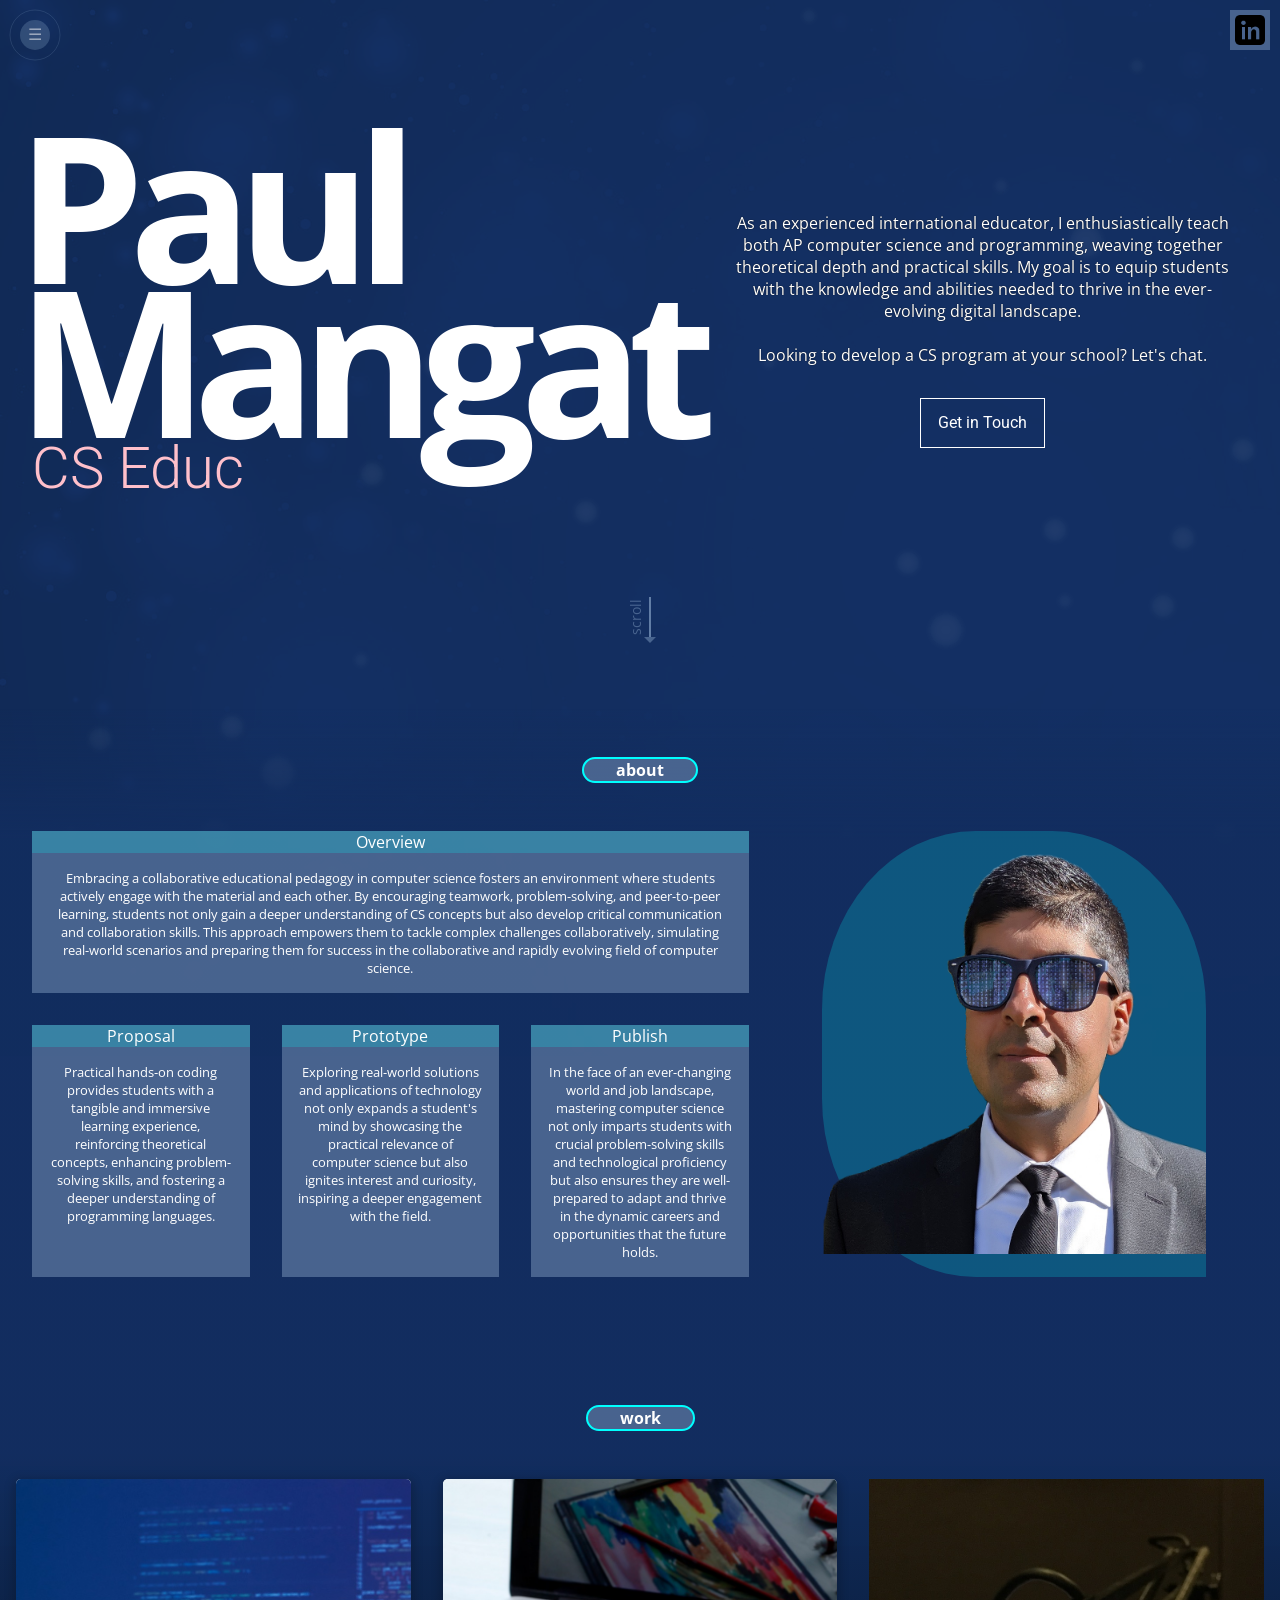
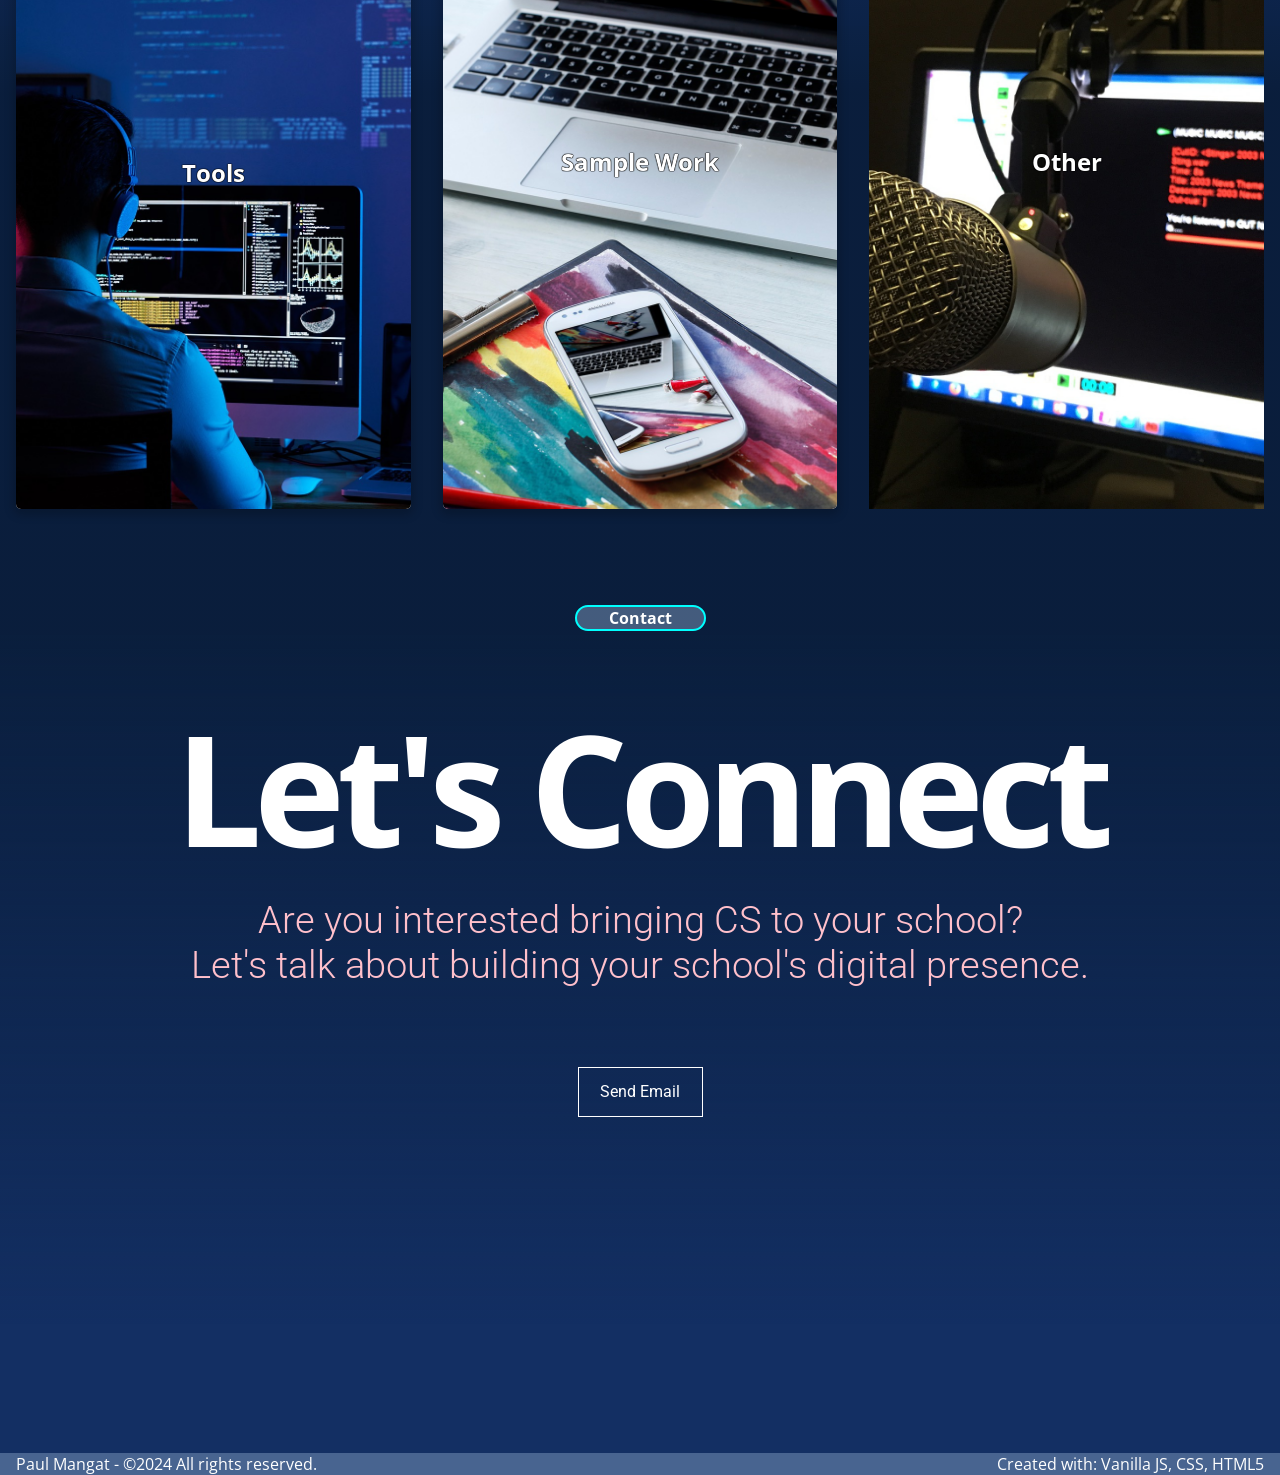
<file: index.html>
<!DOCTYPE html>
<html lang="en-US">
<head>
  <meta charset="UTF-8" />
  <meta name="viewport" content="width=device-width, initial-scale=1.0">
  <!-- CSS Stylesheets -->
  <link rel="stylesheet" type="text/css" href="css/base.css">
  <link rel="stylesheet" type="text/css" href="css/background.css">
  <link rel="stylesheet" type="text/css" href="css/styles.css">
  <link rel="stylesheet" type="text/css" href="css/nav.css">

  <!-- Javascript -->
  <script src="javascript/main.js" defer></script>
  <script src="javascript/background.js" defer></script>
  <script src="javascript/nav.js" defer></script>

  <title>PaulMangat - CS Education</title>
</head>
<body class="BGColor" onload="initBG()">

<!-- Background Animation via HTML Canvas -->
<div class="background-canvas-container ">
  <canvas id="canvas"></canvas>
</div>
<!-- Content Starts Below -->


<!-- *********************** NAVIGATION SECTION ******************** -->
<!-- ********************************************************* -->

<nav id="nav">
  <svg>
    <!-- Menu Button-->
    <g class="nav-button" id="nav-button">
      <circle class="nav-button__inner" cx="35" cy="35" r="15"/>
      <circle class="nav-button__fill"cx="35" cy="35" r="20"/>
      <circle class="nav-button__outer"cx="35" cy="35" r="25"/>
      <text class="nav-button__hamburger no-select" x="28" y="40">☰</text>
    </g>
    <!-- End Menu button-->
  </svg>

  <div class="nav-menu" id="nav-menu">
    
    <div class="nav__links flex nav__links--flex">
    <ul>
      <li><a href="#about" id="nav__link">About</a></li>
      <li><a href="#work" id="nav__link">Work</a></li>
      <li><a href="#contact" id="nav__link">Contact</a></li>
    </ul>
    </div>
  </div>

  </div>  <!-- End Menu Links-->
</nav>

<!-- *********************** LINKDIN ICON ******************** -->
<!-- ********************************************************* -->

<div class="linkedin"><a href="https://www.linkedin.com/in/paulmangat0">
  <img src="images/linkedin.png"></a></div>

<!-- *********************** HERO SECTION ******************** -->
<!-- ********************************************************* -->

<div class="hero mt-xxl">
  <div class="container flex">

    <div class="hero__name">
      <div class="hero__title hero__title--BG">
        <h1 class="hero__firstname">Paul</h1>
        <h1 class="hero__lastname">Mangat</h1>        
      </div>
      <div class="hero__title__subtitle">
        <h3 id="typewriter">CS Education</h3>
      </div>
    </div>

    <div class="hero__description fade-in-blur">
      <p>As an experienced international educator, I enthusiastically teach both AP computer science and programming, weaving together theoretical depth and practical skills. 
        My goal is to equip students with the knowledge and abilities needed to thrive in the ever-evolving digital landscape.</p>
      <br>
      <p>Looking to develop a CS program at your school? Let's chat.</p>
         <div class="contact-button">
          <a href="mailto:paulmangat0@gmail.com"><button class="button1">Get in Touch</button></a>
        </div>
    </div>

  </div>
</div>

<!-- *********************** SCROLL ARROW ******************** -->
<!-- ********************************************************* -->

<div class="scroll flex mt-l">
  <div class="scroll-text">scroll</div>
  <div class="scroll-arrow flex">
    <div class="scroll-arrow__line"></div>
    <div class="scroll-arrow-triangle"></div>
  </div>
</div>

<!-- *********************** ABOUT SECTION ******************* -->
<!-- ********************************************************* -->

<a name="about"></a>
<div class="about mt-l"> 
  <div class="flex">
    <div class="about--title slide-in-from-bottom" id="scroll-event">about</div>
  </div>
  <div class="container">
   
    <div class="about__content about__content--grid grid">
      <div class="about__description about__description--grid slide-in-from-bottom" id="scroll-event">
        <div class="about__description__title">Overview</div>
        <div class="about__description__content">
          <p>
           
Embracing a collaborative educational pedagogy in computer science fosters an environment where students actively engage with the material and each other. 
            By encouraging teamwork, problem-solving, and peer-to-peer learning, students not only gain a deeper understanding of CS concepts 
            but also develop critical communication and collaboration skills. This approach empowers them to tackle complex challenges collaboratively, 
            simulating real-world scenarios and preparing them for success in the collaborative and rapidly evolving field of computer science.                                    
          </p>
        </div>
      </div>
      <div class="about__pic flex about__pic--grid slide-in-from-bottom" id="scroll-event">
        <img src="images/PaulMangat.png">
      </div>
      <div class="about__info slide-in-from-bottom" id="scroll-event">
        <div class="about__info__title">Proposal</div>
        <div class="about__info__content">
          <p>
            Practical hands-on coding provides students with a tangible and immersive learning experience, 
            reinforcing theoretical concepts, enhancing problem-solving skills, and fostering a deeper understanding of programming languages. 
          </p>
          </div>
      </div>
      <div class="about__info slide-in-from-bottom" id="scroll-event">
        <div class="about__info__title">Prototype</div>
        <div class="about__info__content">
          <p>
Exploring real-world solutions and applications of technology not only expands a student's mind by showcasing the practical 
            relevance of computer science but also ignites interest and curiosity, inspiring a deeper engagement with the field.          </p>
        </div>
      </div>
      <div class="about__info slide-in-from-bottom" id="scroll-event">
        <div class="about__info__title">Publish</div>
        <div class="about__info__content">
          <p>
           In the face of an ever-changing world and job landscape, mastering computer science not only imparts students with crucial problem-solving skills 
            and technological proficiency but also ensures they are well-prepared to adapt and thrive in the dynamic careers and opportunities that the future holds.     
          </p>
        </div>
      </div>
      <div></div>
      <div></div>
    </div>
  </div>
</div>


<!-- *********************** PORTFOLIO SECTION ******************* -->
<!-- ************************************************************* -->

<a name="work"></a>
<div class="portfolio">   
  <div class="flex">
    <div class="portfolio--title slide-in-from-bottom" id="scroll-event">work</div>
  </div>
  <div class="container">
    <div class="work-cards grid work-cards--grid slide-in-from-bottom" id="scroll-event">

      <a href="Tools/index.html">
      <div class="example-card card">
        <img src="images/work.jpg">
        <div class="example-details">
          <h2>Tools</h2><br>
          <p>CS Education Tools</p>
        </div>
      </div>
      </a>

      <a href="https://github.com/PaulMangat0">
      <div class="example-card card">
        <img src="images/experiments.jpg">
        <div class="example-details">
          <h2>Sample Work</h2><br>
          <p>Highlights from Student Work</p>
        </div>
      </div>
      </a>

      <a href="https://github.com/PaulMangat0">
      <div class="example-card ">
        <img src="images/other.jpg">
        <div class="example-details">
          <h2>Other</h2><br>
          <p>Projects and sample code on GitHub.</p>
        </div>
      </div>
      </a>
    
    </div>
  </div>
  </div>
</div>


<!-- ************************ CONTACT SECTION ******************** -->
<!-- ************************************************************* -->

<a name="contact"></a>
<div class="contact">  
  <div class="flex">
    <div class="contact__title  slide-in-from-bottom" id="scroll-event">Contact</div>
  </div> 
  <div class="container">

  <div class="contact__comment"><h1>Let's Connect</h1></div>
  <div class="contact__description"><p>Are you interested bringing CS to your school?<br> Let's talk about building your school's digital presence.</p></div>
  <div class="contact__email flex contact__email--flex ">
    <a href="mailto:paulmangat0@gmail.com"><button class="button1">Send Email</button></a>
  </div>

  </div>
</div>

</div>
<!-- **************** FOOTER Section *************** -->
<!-- ************************************************ -->

<footer>
  <div class="footer-box flex footer-box--flex mt-xxl">
    <div>Paul Mangat - ©2024 All rights reserved.</div>    
    <div>Created with: Vanilla JS, CSS, HTML5</div>
  </div>
</footer>

</body>
</html>
</file>
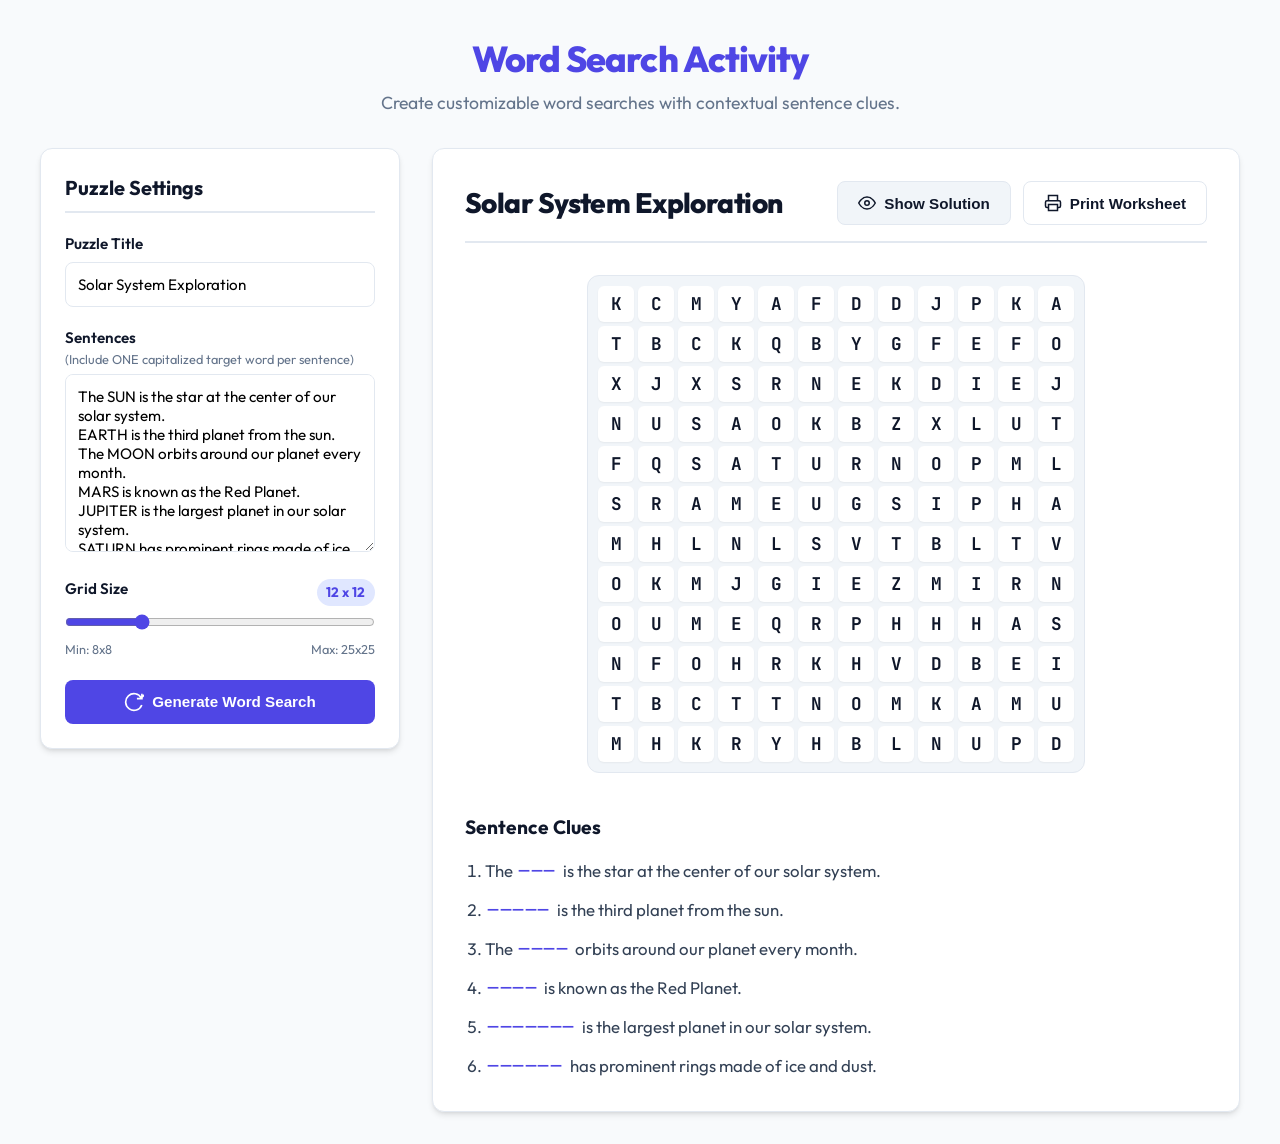
<file: Tools/index.html>
<!DOCTYPE html>
<html lang="en">
<head>
  <meta charset="UTF-8">
  <meta name="viewport" content="width=device-width, initial-scale=1.0">
  <title>Word Search Generator</title>
  <link rel="stylesheet" href="styles.css">
  <link href="https://fonts.googleapis.com/css2?family=Outfit:wght@400;500;600;700;800&family=JetBrains+Mono:wght@600;700&display=swap" rel="stylesheet">
</head>
<body>

  <div class="app-container">
    <!-- Header -->
    <header class="app-header">
      <div class="header-content">
        <h1>Word Search Activity</h1>
        <p>Create customizable word searches with contextual sentence clues.</p>
      </div>
    </header>

    <main class="main-content">
      <!-- Input Section (Hidden when printing) -->
      <section class="control-panel no-print">
        <h2 class="panel-title">Puzzle Settings</h2>
        
        <div class="form-group">
          <label for="puzzle-title">Puzzle Title</label>

          <input type="text" id="puzzle-title" placeholder="e.g., Solar System Exploration" value="Solar System Exploration">
        </div>

        <div class="form-group">
          <label for="sentence-input">
            Sentences 
            <span class="label-hint">(Include ONE capitalized target word per sentence)</span>
          </label>
          <textarea id="sentence-input" rows="8" placeholder="Type sentences here...">The SUN is the star at the center of our solar system.
EARTH is the third planet from the sun.
The MOON orbits around our planet every month.
MARS is known as the Red Planet.
JUPITER is the largest planet in our solar system.
SATURN has prominent rings made of ice and dust.</textarea>
        </div>

        <div class="form-group">
          <div class="slider-header">
            <label for="grid-size">Grid Size</label>
            <span id="grid-size-val" class="badge">12 x 12</span>
          </div>
          <input type="range" id="grid-size" min="8" max="25" value="12">
          <div class="slider-footer">
            <span id="min-size-label">Min: 8x8</span>
            <span>Max: 25x25</span>
          </div>
        </div>

        <button id="generate-btn" class="btn btn-primary">
          <svg width="20" height="20" viewBox="0 0 24 24" fill="none" stroke="currentColor" stroke-width="2"><path d="M21.5 2v6h-6M21.34 15.57a10 10 0 1 1-.57-8.38l5.67-5.67"/></svg>
          Generate Word Search
        </button>
      </section>

      <!-- Output Section / Worksheet -->
      <section id="worksheet-section" class="worksheet-panel">
        <div class="worksheet-header">
          <h2 id="display-title" class="worksheet-title">Solar System Exploration</h2>
          
          <div class="action-bar no-print">
            <button id="toggle-solution-btn" class="btn btn-secondary">
              <svg width="18" height="18" viewBox="0 0 24 24" fill="none" stroke="currentColor" stroke-width="2"><path d="M1 12s4-8 11-8 11 8 11 8-4 8-11 8-11-8-11-8z"/><circle cx="12" cy="12" r="3"/></svg>
              Show Solution
            </button>
            <button id="print-btn" class="btn btn-outline">
              <svg width="18" height="18" viewBox="0 0 24 24" fill="none" stroke="currentColor" stroke-width="2"><polyline points="6 9 6 2 18 2 18 9"/><path d="M6 18H4a2 2 0 0 1-2-2v-5a2 2 0 0 1 2-2h16a2 2 0 0 1 2 2v5a2 2 0 0 1-2 2h-2"/><rect x="6" y="14" width="12" height="8"/></svg>
              Print Worksheet
            </button>
          </div>
        </div>

        <!-- Word Search Grid -->
        <div class="grid-wrapper">
          <div id="word-search-grid" class="word-search-grid"></div>
        </div>

        <!-- Sentence Clues Output -->
        <div class="clues-container">
          <h3 class="clues-heading">Sentence Clues</h3>
          <ol id="sentence-clues-list" class="clues-list"></ol>
        </div>
      </section>
    </main>
  </div>

  <script src="script.js"></script>
</body>
</html>
</file>
<file: css/base.css>
@import url('https://fonts.googleapis.com/css2?family=Open+Sans:wght@300;400;500;700;800&family=Roboto+Condensed:wght@300&family=Roboto:wght@400;500;700;900&display=swap');
/* font-family: 'Open Sans', sans-serif;
font-family: 'Roboto', sans-serif; */



/******TEMP*******/
.b1 {
  background-color:rebeccapurple;
}
.b2 {
  background-color:yellowgreen;
}
.b3 {
  background-color:peru;
}

/******TEMP*******/


:root {
  --maxWidth:1920px;
  --primaryColor:white;
  --secondaryColor:cyan;
  --trinaryColor:pink;
  --bgColorLight:rgba(126, 154, 190,0.5);
  --bgColorDark:rgb(18, 45, 95);
  --bgColorDarkT:rgba(18, 45, 95,0.95);
  --bgColorExtraDark:rgb(10, 30, 60);

}

body {
  margin: 0;
  padding: 0;
  font-family: 'Open Sans', sans-serif;
  color: var(--primaryColor);
  /* height: 3000px; temp */
}
 
* {
  box-sizing: border-box;
  padding: 0;
  margin: 0;
}

/* base elements */

ul{
	list-style-type: none; /* no bullets */
}

a {
 	/* remove default link underline and color */
	text-decoration: none;
  color: var(--primaryColor);
}

h1 {
  padding:0;
  margin:0;
  /* font-family: 'Roboto',sans-serif;
  font-size: 4rem; */
} 

svg {
  width:100%;
  height:100%;
}

img {
  max-width: 100%;
  max-height: 100%;
}

/* styles */

.container {
	max-width: var(--maxWidth);
	margin: 0 auto;  
}

.flex {
  display: flex;
}

.flex--column {
  flex-direction: column;
}

.grid {
  display: grid;
}

/* Margins */

.mt-m {
  margin-top: 2rem;
}

.mt-l {
  margin-top: 4rem;
}

.mt-xl {
  margin-top: 6rem;
}

.mt-xxl {
  margin-top: 8rem;
}



/******* UTILS *****/

.no-select {
  -webkit-touch-callout: none; /* iOS Safari */
    -webkit-user-select: none; /* Safari */
     -khtml-user-select: none; /* Konqueror HTML */
       -moz-user-select: none; /* Old versions of Firefox */
        -ms-user-select: none; /* Internet Explorer/Edge */
            user-select: none; /* Non-prefixed version, currently
                                  supported by Chrome, Edge, Opera and Firefox */
}


/********* FX ********/

/*** fade in ***/
.fade-in-blur{
  opacity: 0;
  animation-name: fade-in-blur;
  animation-duration: 4s;
  animation-delay: 2s;
  animation-direction: normal;
  animation-fill-mode: forwards;
}

@keyframes fade-in-blur {
  from {opacity: 0; text-shadow: 0 0 4px #000000;}
  to {opacity: 1; text-shadow: 0 0 1px #000000;}
}

/************* Buttons ***********/

.button1 {
  cursor: pointer;
  width: 125px;
  height: 50px;
  background-color: rgba(0,0,0,0);
  border: var(--primaryColor) 1px solid; 
  color: var(--primaryColor);
  font-family: 'Roboto', sans-serif; 
  font-size: 1rem;
  font-weight: 400;
  transition: all 0.1s ease-out;
}

.button1:hover {
  border: var(--secondaryColor) 1px solid; 
  color: var(--secondaryColor);
  transform: scale(110%);
  box-shadow:0 0 20px var(--bgColorLight);;
}

/************ cards ********************/

.card{
	background-color: var(white);
	color: var(--dark-color);
	border-radius: 5px;
	box-shadow: 0 3px 10px 3px rgba(0,0,0,0.2);
	/* padding: 20px; */
	height: 100%;
	width: 100%;
}

/*******************************************************************/
/********************* Scroll FX **********************************/
/***Slide in from bottom ****/

.slide-in-from-bottom {
  opacity: 0;
  transform: translateY(50%);
  transition: all 2s ease;
}
.slide-in-activate{ 
  transform: translateY(0%);
  opacity: 1;
}
</file>
<file: css/background.css>
.BGColor {
  background:  url("../images/White-Bokeh.jpg"), rgb(19, 47, 99);
  background-blend-mode: multiply; 
  background-repeat: no-repeat;
}


.background-canvas-container {
  z-index: -10; 
  position: fixed;
  top:0;
  left:0;
  width: 100%;
  height: 100%;
  animation: fadeInBG 3s ease-in;
}


/* slight fade in */
@keyframes fadeInBG {
  from {background-color:rgb(126, 154, 190);}
  to {background-color:rgba(0, 0, 0, 0);}
}
</file>
<file: css/styles.css>
/***************************************************************/
/*********************** Hero Section **************************/
/***************************************************************/
.hero {
  padding: 0 2rem;
}

.hero__title {
  font-family: 'Open Sans', sans-serif;  
  /* responsive dimensions */
  font-size: max(3rem,8vw);
  letter-spacing: max(-1rem,-1.5vw); 
  line-height: max(4.5rem,12vw); 
}

.hero__title__subtitle h3{
  padding-left: 1rem;
  color: pink; 
  font-family: 'Roboto', sans-serif; 
  font-size: max(1.75rem,4.5vw); /* responsive*/  
  font-weight: 300; 
  height:6rem;
}

#typewriter { /* subtitle typewriter animation requirements */
  opacity: 0;
}

 .hero__firstname {
  opacity: 0; 
  animation-name: slide-right;
  animation-delay: 0.5s;
  animation-duration: 2s;
  animation-direction: normal;
  animation-fill-mode: forwards;
 }

 .hero__lastname {
   opacity: 0; 
  animation-name: slide-left;
  animation-delay: 0.5s;
  animation-duration: 2s;
  animation-direction: normal;
  animation-fill-mode: forwards;
 }

@keyframes slide-right {
  from {opacity: 0; transform: translateX(-120%);}
  to {opacity: 1; transform: translateX(0);}
}
@keyframes slide-left {
  from {opacity: 0; transform: translateX(120%);}
  to {opacity: 1; transform: translateX(0);}
}

.hero__description {
 width:100%;
 padding-inline:2rem;
 margin-block: auto;
 text-align: center;
}

.contact-button {
  margin-top: 2rem;
}

/*********************** Hero MEDIA ****************************/
/***************************************************************/

/*********** desktop *********/
@media(min-width:769px) {  /* desktop */
  .hero {
    padding: 0 1rem;
  }

}


/***** Tablet and Under *****/
@media(max-width: 768px){ 

  .hero {
    padding: 0 1rem;
  }

  .hero .flex {
    flex-direction: column;
  }

  .hero__title__subtitle h3{
    padding-left: 0.5rem;
  }

  .hero__description {
    padding-inline:1rem;
  }

}


/*********************** Scroll Down Arrow ****************************/
/**********************************************************************/

.scroll {
  margin-inline: auto;
  margin-bottom: 2rem;
  justify-content: center;
  align-items: center;
  animation: moveUpDown 1s infinite alternate;
  pointer-events: none;
}

/*fake a delay between animatione */
@keyframes moveUpDown {
  0%, 10%   {transform: translateY(0) ;}
  90%, 100%  {transform: translateY(10px);}
}

.scroll-arrow {
  flex-direction: column; 
  justify-content: center;
  align-items: center;
  height:50px;
  width: 10px;
}

.scroll-arrow__line {
  height:40px;
  width:0px;
  background-color: var(--bgColorLight);
  border:var(--bgColorLight) 1px solid;
}

.scroll-arrow-triangle {
  width: 0; 
  height: 0; 
  border-left: 6px solid transparent;
  border-right: 6px solid transparent;
  border-top: 6px solid var(--bgColorLight);;
}

.scroll-text {
  color: var(--bgColorLight);
  font-size: 14px;
  padding-top: 10px;
  margin-top: auto;
  writing-mode:vertical-lr;
  transform: rotate(-180deg); 
}


/*********************** About Section ********************************/
/**********************************************************************/

.about--title {
  margin-bottom: 3rem;
  padding-inline:2rem;

  font-family: 'Open sans', sans-serif;  
  font-size: 1rem;
  display: inline-block;
  text-align: center;
  border-radius: 25px;
  font-weight: 700;

background-color: var(--bgColorLight);
border: 2px solid cyan;
}

.about {
  padding-inline: 2rem;
  padding-block: 3rem;
  background-color: var(--bgColorDark); 
  background: linear-gradient(180deg, rgba(18,45,95,0) 0%, rgba(18,45,95,0.95) 20%);

}

.about .flex {
  justify-content: center;
  align-items: center;
}

.about__content {
  text-align: center;
}

.about__content--grid {
  grid-template-columns: repeat(5, 1fr);;
  gap:2rem;
}

.about__description {
  background-color: var(--bgColorLight);
}

.about__description--grid {
  grid-column: 1 / 4;
}

.about__pic {
  width:max(300px, 30vw);
  object-fit: contain;  
  margin-inline: auto;
  background-color: rgba(0, 255, 255, 0.2);
  border-radius: 40%;
  border-bottom-right-radius: 0;              /* Not sure */
}

/* .about__pic img {    not sure
    filter:saturate(60%); 
} */

.about__pic--grid {
   grid-column: 4 / 6; 
   grid-row: 1 / 3;  
}

.about__info {
  background-color: var(--bgColorLight); 
}

.about__info__title,
.about__description__title {
  background-color: rgba(0, 255, 255, 0.2);

}



.about__info__content,
.about__description__content {
  font-size: max(0.8rem,1vw);
  padding: 1rem;
}  


/*********************** About Section Media **************************/
/**********************************************************************/

/*********** desktop *********/
@media(min-width:769px) {  /* desktop */

}


/***** Tablet and Under *****/
/* @media(max-width: 768px){  */
  
  @media(max-width: 1100px){ 

  .about {
    padding: 1rem;
  }

  .about__pic {
    border-radius: 0;
    border-top-left-radius: 5px;
    border-top-right-radius: 5px;
    max-width: 500px;
    width: 100%;
  }

  .about__content--grid {
    grid-template-columns: 1fr;
    gap:1rem;
  }

  .about__description--grid {
    grid-column: 1 / 1;
  }

  .about__pic--grid {
    grid-column: 1 / 1; 
    grid-row: 1 / 1;  
 }

}


/*********************** Portfolio Section ********************************/
/**************************************************************************/
.portfolio {
  background-color: var(--bgColorExtraDark);
  background: linear-gradient(180deg, rgba(18,45,95,0.95) 12%, rgba(10,30,60,0.9833683473389355) 42%);
  padding-inline:1rem;
  padding-block: 3rem;
}

.portfolio .flex {
  justify-content: center;
  align-items: center;
}

.portfolio--title {
  margin-bottom: 3rem; 
  padding-inline:2rem;

  font-family: 'Open sans', sans-serif;  
  font-size: 1rem;
  display: inline-block;
  text-align: center;
  border-radius: 25px;
  font-weight: 700;

background-color: var(--bgColorLight);
border: 2px solid cyan;
}


.work-cards--grid {
  grid-template-columns: 1fr 1fr 1fr;
  gap:2rem; 
}

.example-card {
   position: relative; 
   overflow: hidden;
   background-color: rgba(0, 0, 0,0.1);
   background: radial-gradient(circle, rgba(0,0,0,0.7430322470785189) 14%, rgba(255,255,255,1) 100%);
   height:70vh;
  }

.example-card:hover {
  background: none;
  background-color: rgba(0, 0, 0,0);
 }

.example-details {
  text-align: center;
  position: absolute;
  top:50%;
  left:50%;
  transform: translate(-50%,-50%); 
  text-shadow: 0 0 1px black, 0 0 1px black, 0 0 1px black, 0 0 1px black;
}

.example-card img{
  opacity: 1;
  transition: all 0.5s linear;
  width:200%;
  height:200%; 
  object-fit: cover;
}

.example-card:hover img{
  opacity: 0.3;
  transform: scale(110%);
}

.example-card p {
  opacity: 0;
  transition: all 0.5s linear;
  font-size: 1rem;
}

.example-card:hover p{
  opacity:1;
}

/*********************** Portfolio Section Media **************************/
/**************************************************************************/

/***** Tablet and Under *****/
@media(max-width: 768px){ 
  .work-cards--grid {
    grid-template-columns: 1fr;
  }

  .example-card {
    height:50vh;
  }
}


/*********************** Contact Section **********************************/
/**************************************************************************/


.contact {
  padding-inline:1rem;
  padding-top: 3rem;
  padding-bottom: 8rem;
  /* background: rgba(10,30,60,0.2); */
  background: linear-gradient(180deg, rgba(10,30,60,0.9833683473389355) 10%, rgba(255,255,255,0) 100%);
}

.contact__title {
  margin-bottom: 3rem; 
  padding-inline:2rem;
  font-family: 'Open sans', sans-serif;  
  font-size: 1rem;
  display: inline-block;
  margin:0 auto;
  text-align: center;
  border-radius: 25px;
  font-weight: 700;

background-color: var(--bgColorLight);
border: 2px solid cyan;
}

.contact.flex {
  justify-content: center;
  align-items: center;
}

.contact__comment {
  margin-top: 5rem;
  margin-bottom: 2rem;
  font-family: 'Open Sans', sans-serif;  
  /* responsive dimensions */
  font-size: max(2rem,6vw);
  letter-spacing: max(-0.5rem,-1vw); 
  line-height: max(5rem,12vw); 
  text-align: center;
}

.contact__description {
  margin-block: 2rem;
text-align: center;

color: pink; 
font-family: 'Roboto', sans-serif; 
font-size: max(1.5rem,3vw); /* responsive*/  
font-weight: 300; 
}

.contact__email {
  margin-block: 5rem;
}
.contact__email--flex {
  justify-content: center;
  align-items: center;
} 

/*********************** Footer Section **********************************/
/**************************************************************************/

.footer-box {
  background-color: var(--bgColorLight);
  color: var(--primaryColor);
  padding-inline: 1rem;
}

.footer-box--flex {
  justify-content: space-between;
  align-items: flex-start;
}
</file>
<file: css/nav.css>
/************************ NAVIGATION SECTION **************/
/**********************************************************/


nav {
  z-index: 9999;
  position: fixed;
  /* width:100vw; 
  height: 100vh; */
  top:0;
  left:0;

  /*Test*/
  width: 75px;
  height: 75px;
  
}


/******************** Nav Button ***********************/
.nav__button {
  z-index: 9999;
}

/** inner **/
.nav-button__inner {
  fill:rgba(126, 154, 190,0.3);
  stroke-width:0;
  transition: all 1s;
}
.nav-button:hover .nav-button__inner {
  fill:rgba(127, 255, 212,0.5)
}


/** fill **/
.nav-button__fill {
  fill:rgba(0, 0,0, 0);
  stroke:rgba(0,0,0,0);
  stroke-width:4px;
}

.nav-button:hover .nav-button__fill {
  fill:rgba(0, 0,0, 0);
  stroke:rgba(127, 255, 212,0.6);
  stroke-width:4px;
  animation: nav-button__fill-pattern 5s infinite ease-in;
}

/* animation fill pattern */
@keyframes nav-button__fill-pattern {
  0%  {stroke-dasharray:5,0,0,0,0,0;}
  10% {stroke-dasharray:0,5,0,0,0,0;}
  20% {stroke-dasharray:0,0,5,0,0,0;}
  30% {stroke-dasharray:0,0,0,5,0,0;}
  40% {stroke-dasharray:0,0,0,0,5,0;}
  50% {stroke-dasharray:0,0,0,0,0,5;} 
  60% {stroke-dasharray:0,10,0,10,0,10;}
  70% {stroke-dasharray:0,0,20,0,20,0;}
  80% {stroke-dasharray:10,0,5,0,20,0;}
  90% {stroke-dasharray:0,5,0,0,5,0;}
  100% {stroke-dasharray:0,0,5,0,0,0;}
}

/** outer **/
.nav-button__outer {
  cursor: pointer;
  fill:rgba(0,0,0,0);
  stroke:rgba(126, 154, 190,0.2);
  stroke-width:1;
  transition: all 1s 1s;
}

.nav-button:hover .nav-button__outer {
  stroke:rgba(255, 255, 255,0.8);
  stroke-width: 1;
}

/** hamburger **/
.nav-button__hamburger {
  cursor: pointer;
  fill:rgba(255, 255, 255,0.5);
  transition: all 1s 1.5s;
}

.nav-button:hover .nav-button__hamburger {
  fill:rgba(255, 255, 255,0.8);
  font-weight: 500;
} 

/**************** Nav Menu **********************/

.nav-menu {
  z-index: -1;
  position: fixed;
  left:-1px;
  top:0;
  height: 100%;
  width: 0;
  opacity: 0;
  background-color: var(--bgColorLight);
  transition: all 1s ease;
  border-right: 1px solid cyan;  
}

.nav-menu.active {
  position: fixed;
  width:60vw;
  transition: all 1s ease;
  opacity: 1;
  backdrop-filter: blur(25px);
}

@supports not (backdrop-filter:blur(10px)) {
  .nav-menu.active { 
    background-color: rgba(126, 154, 190,0.8);
  }
}

/**************** Nav Menu Media **********************/

/***** Tablet and Under *****/
@media(max-width: 768px){
  .nav-menu.active {
    width: 100vw;
  }
}

/**************** Nav Links **********************/

.nav__links {
  font-size: 3rem;
  font-weight: 700;
  font-family: 'Open Sans', sans-serif;  
  padding-block: 20vh;
}

.nav__links--flex {
  flex-direction: column;
  align-items: center; 
}

.nav__links li {
  margin-block: 2rem;
  border-bottom: 2px solid rgb(0, 255, 255);

}

.nav__links a {
  color: white;
  transition: all 1s ease;
}

.nav__links a:hover{
background: linear-gradient(to right,  #FFF 0%, #00ffff 50%,  #FFF 100%);
background-size: 200% auto;
color: cyan;
background-clip: text;
-webkit-background-clip: text;
-webkit-text-fill-color: transparent;
animation: backforth 2s linear infinite;
}

@keyframes backforth {
  to {
    background-position: 200% center;
  }
}


@keyframes linkColors {
  0% {color:red}
  50% {color:yellow}
  100% {color:green}
}

/**************** LINKEDIN ICON **********************/
.linkedin {
  position: absolute;
  background-color: var(--bgColorLight);
  top:10px;
  right: 10px;
  height: 40px;
  width: 40px;
}

.linkedin:hover {
  background-color: var(--primaryColor);
}
</file>
<file: Tools/styles.css>
:root {
  --primary: #4f46e5;
  --primary-hover: #4338ca;
  --primary-light: #e0e7ff;
  --bg: #f8fafc;
  --card-bg: #ffffff;
  --text: #0f172a;
  --text-muted: #64748b;
  --border: #e2e8f0;
  --found-bg: #dcfce7;
  --found-color: #166534;
  --solution-bg: #fef08a;
  --solution-color: #854d0e;
  --radius: 12px;
  --shadow: 0 4px 6px -1px rgb(0 0 0 / 0.1), 0 2px 4px -2px rgb(0 0 0 / 0.1);
}

* {
  box-sizing: border-box;
  margin: 0;
  padding: 0;
}

body {
  font-family: 'Outfit', -apple-system, BlinkMacSystemFont, sans-serif;
  background-color: var(--bg);
  color: var(--text);
  line-height: 1.5;
  padding: 2rem 1rem;
}

.app-container {
  max-width: 1200px;
  margin: 0 auto;
}

/* Header */
.app-header {
  text-align: center;
  margin-bottom: 2rem;
}

.app-header h1 {
  font-size: 2.25rem;
  font-weight: 800;
  color: var(--primary);
  letter-spacing: -0.025em;
}

.app-header p {
  color: var(--text-muted);
  font-size: 1.1rem;
  margin-top: 0.25rem;
}

/* Layout */
.main-content {
  display: grid;
  grid-template-columns: 360px 1fr;
  gap: 2rem;
  align-items: start;
}

@media (max-width: 900px) {
  .main-content {
    grid-template-columns: 1fr;
  }
}

/* Control Panel */
.control-panel {
  background: var(--card-bg);
  border: 1px solid var(--border);
  border-radius: var(--radius);
  padding: 1.5rem;
  box-shadow: var(--shadow);
}

.panel-title {
  font-size: 1.25rem;
  font-weight: 700;
  margin-bottom: 1.25rem;
  border-bottom: 2px solid var(--border);
  padding-bottom: 0.5rem;
}

.form-group {
  margin-bottom: 1.25rem;
}

.form-group label {
  display: block;
  font-weight: 600;
  font-size: 0.95rem;
  margin-bottom: 0.35rem;
}

.label-hint {
  font-weight: 400;
  font-size: 0.8rem;
  color: var(--text-muted);
  display: block;
}

input[type="text"],
textarea {
  width: 100%;
  padding: 0.75rem;
  border: 1px solid var(--border);
  border-radius: 8px;
  font-family: inherit;
  font-size: 0.95rem;
  transition: border-color 0.2s, box-shadow 0.2s;
}

input[type="text"]:focus,
textarea:focus {
  outline: none;
  border-color: var(--primary);
  box-shadow: 0 0 0 3px var(--primary-light);
}

textarea {
  resize: vertical;
  min-height: 160px;
}

/* Range Slider */
.slider-header {
  display: flex;
  justify-content: space-between;
  align-items: center;
  margin-bottom: 0.35rem;
}

.badge {
  background: var(--primary-light);
  color: var(--primary);
  padding: 0.2rem 0.6rem;
  border-radius: 20px;
  font-weight: 700;
  font-size: 0.85rem;
}

input[type="range"] {
  width: 100%;
  accent-color: var(--primary);
  cursor: pointer;
}

.slider-footer {
  display: flex;
  justify-content: space-between;
  font-size: 0.8rem;
  color: var(--text-muted);
  margin-top: 0.25rem;
}

/* Buttons */
.btn {
  display: inline-flex;
  align-items: center;
  justify-content: center;
  gap: 0.5rem;
  width: 100%;
  padding: 0.75rem 1.25rem;
  font-weight: 600;
  font-size: 0.95rem;
  border-radius: 8px;
  border: none;
  cursor: pointer;
  transition: background-color 0.2s, transform 0.1s;
}

.btn:active {
  transform: scale(0.98);
}

.btn-primary {
  background: var(--primary);
  color: white;
}

.btn-primary:hover {
  background: var(--primary-hover);
}

.btn-secondary {
  background: #f1f5f9;
  color: var(--text);
  border: 1px solid var(--border);
}

.btn-secondary:hover {
  background: #e2e8f0;
}

.btn-secondary.active {
  background: #fef9c3;
  color: #854d0e;
  border-color: #fde047;
}

.btn-outline {
  background: transparent;
  border: 1px solid var(--border);
  color: var(--text);
}

.btn-outline:hover {
  background: #f1f5f9;
}

/* Worksheet Panel */
.worksheet-panel {
  background: var(--card-bg);
  border: 1px solid var(--border);
  border-radius: var(--radius);
  padding: 2rem;
  box-shadow: var(--shadow);
}

.worksheet-header {
  display: flex;
  justify-content: space-between;
  align-items: center;
  flex-wrap: wrap;
  gap: 1rem;
  margin-bottom: 2rem;
  border-bottom: 2px solid var(--border);
  padding-bottom: 1rem;
}

.worksheet-title {
  font-size: 1.75rem;
  font-weight: 800;
  letter-spacing: -0.02em;
}

.action-bar {
  display: flex;
  gap: 0.75rem;
}

.action-bar .btn {
  width: auto;
}

/* Grid Layout */
.grid-wrapper {
  display: flex;
  justify-content: center;
  margin-bottom: 2.5rem;
  user-select: none;
}

.word-search-grid {
  display: grid;
  gap: 4px;
  background: #f1f5f9;
  padding: 10px;
  border-radius: 12px;
  border: 1px solid var(--border);
}

.cell {
  width: 36px;
  height: 36px;
  display: flex;
  align-items: center;
  justify-content: center;
  font-family: 'JetBrains Mono', monospace;
  font-weight: 700;
  font-size: 1.1rem;
  background: white;
  border-radius: 6px;
  cursor: pointer;
  transition: background-color 0.15s, color 0.15s;
  box-shadow: 0 1px 2px rgba(0, 0, 0, 0.05);
}

.cell:hover {
  background: var(--primary-light);
  color: var(--primary);
}

.cell.selecting {
  background: var(--primary);
  color: white;
}

.cell.found {
  background: var(--found-bg);
  color: var(--found-color);
}

.cell.solution {
  background: var(--solution-bg);
  color: var(--solution-color);
}

/* Clues List */
.clues-container {
  margin-top: 1.5rem;
}

.clues-heading {
  font-size: 1.2rem;
  font-weight: 700;
  margin-bottom: 1rem;
  color: var(--text);
}

.clues-list {
  padding-left: 1.25rem;
  display: flex;
  flex-direction: column;
  gap: 0.75rem;
}

.clues-list li {
  font-size: 1.05rem;
  line-height: 1.6;
  color: #334155;
}

.clues-list li.found-word {
  text-decoration: line-through;
  opacity: 0.6;
}

.word-blank {
  font-family: 'JetBrains Mono', monospace;
  letter-spacing: 0.15em;
  font-weight: 700;
  color: var(--primary);
  padding: 0 0.2rem;
}

/* Print Styles */
@media print {
  body {
    background: white;
    padding: 0;
  }

  .no-print {
    display: none !important;
  }

  .main-content {
    display: block;
  }

  .worksheet-panel {
    border: none;
    box-shadow: none;
    padding: 0;
  }

  .worksheet-header {
    border-bottom: 2px solid #000;
    margin-bottom: 1.5rem;
    padding-bottom: 0.5rem;
  }

  .worksheet-title {
    font-size: 2rem;
    color: #000;
  }

  .grid-wrapper {
    margin-bottom: 2rem;
  }

  .word-search-grid {
    background: transparent;
    border: none;
    gap: 2px;
    padding: 0;
  }

  .cell {
    border: 1px solid #cbd5e1;
    box-shadow: none;
    color: #000 !important;
    background: transparent !important;
  }

  .word-blank {
    color: #000;
  }

  .clues-list li {
    font-size: 1rem;
    color: #000;
  }
}
</file>
